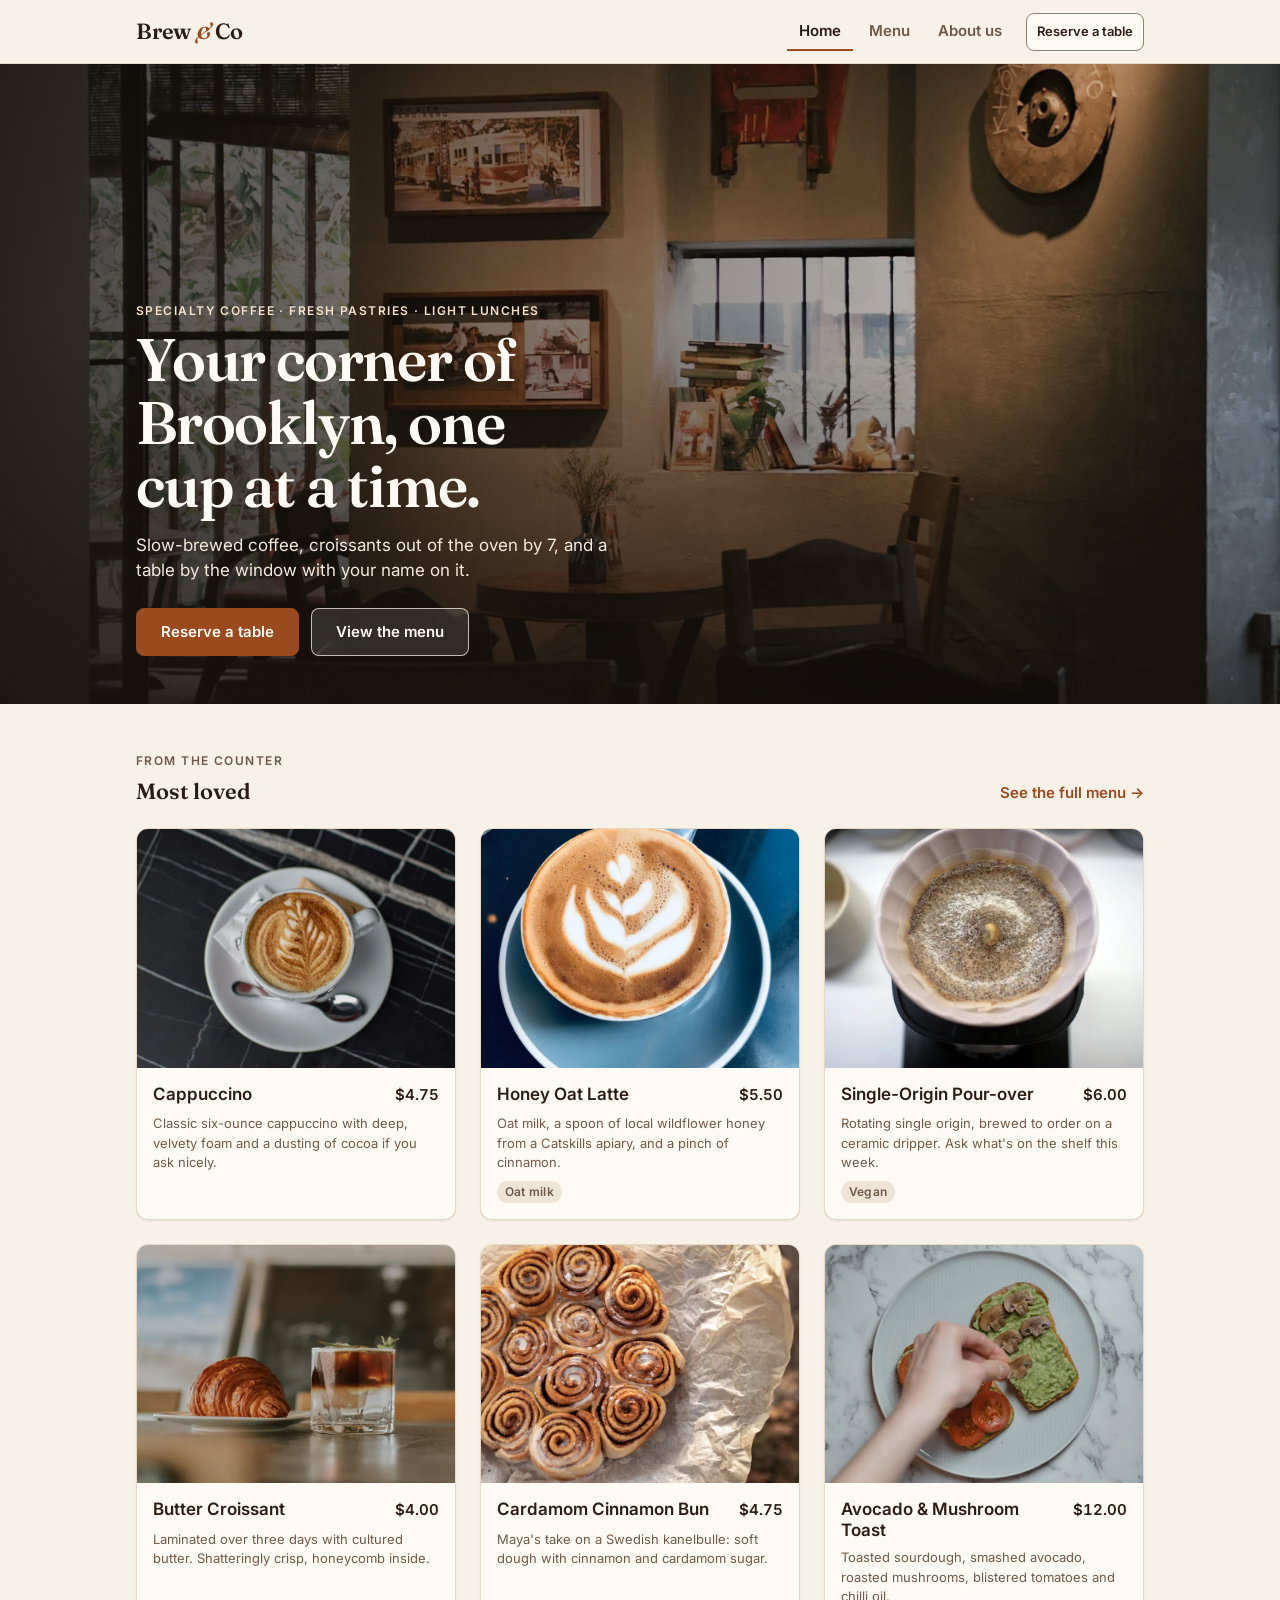
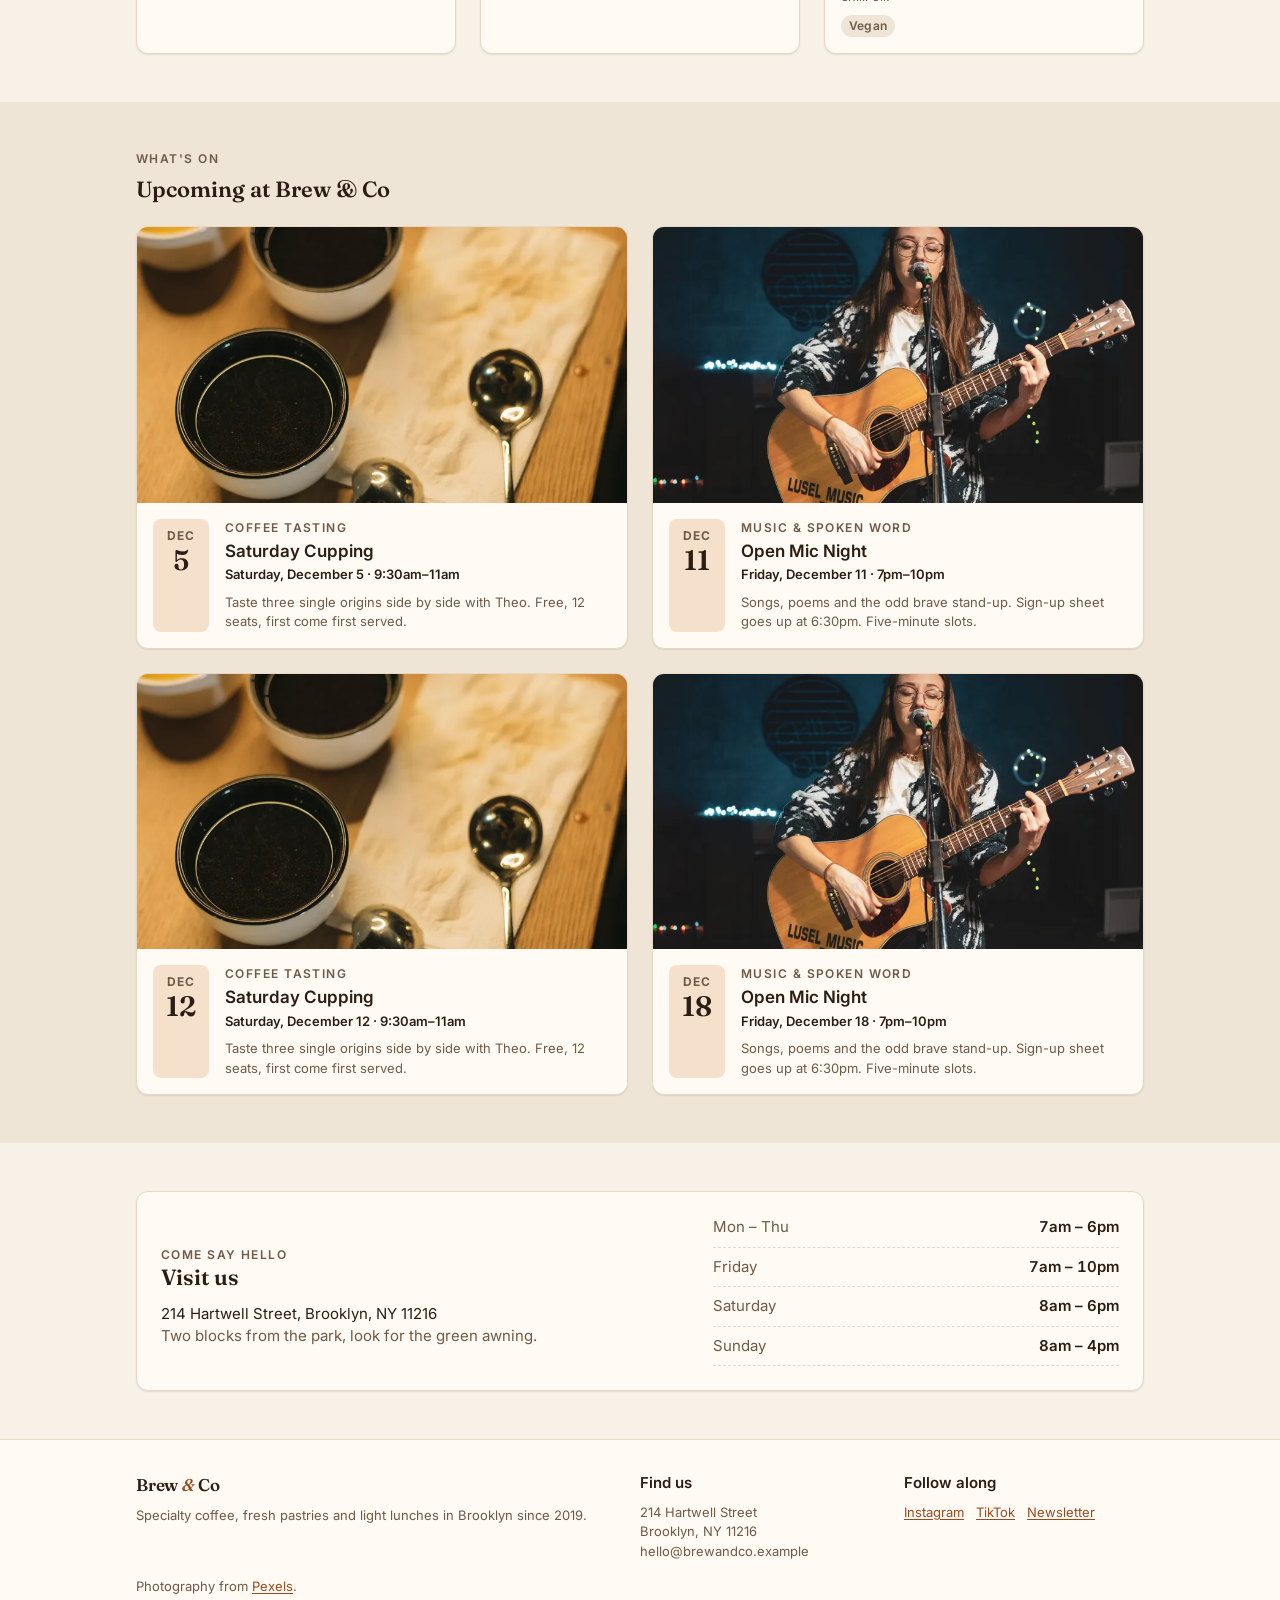
<file: index.html>
<!doctype html>
<html lang="en">
<head>
  <meta charset="utf-8">
  <meta name="viewport" content="width=device-width, initial-scale=1">
  <title>Brew &amp; Co — Specialty coffee in Brooklyn</title>
  <meta name="description" content="Brew & Co is a cosy neighbourhood coffee shop in Brooklyn serving specialty coffee, fresh pastries and light lunches. Open mic Fridays, coffee tastings Saturdays.">
  <link rel="preconnect" href="https://fonts.googleapis.com">
  <link rel="preconnect" href="https://fonts.gstatic.com" crossorigin>
  <link href="https://fonts.googleapis.com/css2?family=Fraunces:opsz,wght@9..144,600&family=Inter:wght@400;500;600;700&display=swap" rel="stylesheet">
  <link rel="stylesheet" href="css/tokens.css">
  <link rel="stylesheet" href="css/components.css">
  <link rel="stylesheet" href="css/site.css">
</head>
<body>
  <a class="skip-link" href="#main">Skip to content</a>

  <header class="site-header">
    <div class="site-header-inner">
      <a class="wordmark" href="index.html">Brew <span>&amp;</span> Co</a>
      <button class="icon-btn nav-toggle" type="button" aria-expanded="false" aria-controls="site-nav">
        <span class="nav-toggle-bars" aria-hidden="true"></span><span class="sr-only">Menu</span>
      </button>
      <nav class="site-nav" id="site-nav" aria-label="Main">
        <a href="index.html" aria-current="page">Home</a>
        <a href="menu.html">Menu</a>
        <a href="about.html">About us</a>
        <button class="btn sm nav-cta" type="button" data-open-reserve>Reserve a table</button>
      </nav>
    </div>
  </header>

  <main id="main" class="site-main">
    <section class="hero">
      <div class="hero-inner">
        <p class="eyebrow">Specialty coffee · Fresh pastries · Light lunches</p>
        <h1>Your corner of Brooklyn, one cup at a time.</h1>
        <p class="hero-lede">Slow-brewed coffee, croissants out of the oven by 7, and a table by the window with your name on it.</p>
        <div class="row hero-actions">
          <button class="btn primary lg" type="button" data-open-reserve>Reserve a table</button>
          <a class="btn lg on-photo" href="menu.html">View the menu</a>
        </div>
      </div>
    </section>

    <section class="section" aria-labelledby="loved-title">
      <div class="section-head">
        <div>
          <p class="eyebrow">From the counter</p>
          <h2 id="loved-title" class="section-title">Most loved</h2>
        </div>
        <a class="see-all" href="menu.html">See the full menu →</a>
      </div>
      <div class="popular-grid" id="popular-grid" aria-live="polite">
        <p class="muted">Loading the menu…</p>
      </div>
    </section>

    <section class="section band" aria-labelledby="events-title">
      <div class="section-head">
        <div>
          <p class="eyebrow">What's on</p>
          <h2 id="events-title" class="section-title">Upcoming at Brew &amp; Co</h2>
        </div>
      </div>
      <div class="events-grid" id="events-grid"></div>
    </section>

    <section class="section visit" aria-labelledby="visit-title">
      <div class="visit-card card">
        <div>
          <p class="eyebrow">Come say hello</p>
          <h2 id="visit-title" class="section-title">Visit us</h2>
          <p>214 Hartwell Street, Brooklyn, NY 11216<br><span class="muted">Two blocks from the park, look for the green awning.</span></p>
        </div>
        <dl class="hours">
          <div><dt>Mon – Thu</dt><dd>7am – 6pm</dd></div>
          <div><dt>Friday</dt><dd>7am – 10pm</dd></div>
          <div><dt>Saturday</dt><dd>8am – 6pm</dd></div>
          <div><dt>Sunday</dt><dd>8am – 4pm</dd></div>
        </dl>
      </div>
    </section>
  </main>

  <footer class="site-footer">
    <div class="site-footer-inner">
      <div>
        <p class="wordmark">Brew <span>&amp;</span> Co</p>
        <p class="muted small">Specialty coffee, fresh pastries and light lunches in Brooklyn since 2019.</p>
      </div>
      <div>
        <p class="footer-title">Find us</p>
        <p class="muted small">214 Hartwell Street<br>Brooklyn, NY 11216<br>hello@brewandco.example</p>
      </div>
      <div>
        <p class="footer-title">Follow along</p>
        <p class="small footer-links"><a href="#">Instagram</a> <a href="#">TikTok</a> <a href="#">Newsletter</a></p>
      </div>
    </div>
    <p class="muted small footer-credit">Photography from <a href="https://www.pexels.com">Pexels</a>.</p>
  </footer>

  <script src="js/site.js"></script>
  <script>BrewCo.renderHome();</script>
</body>
</html>
</file>
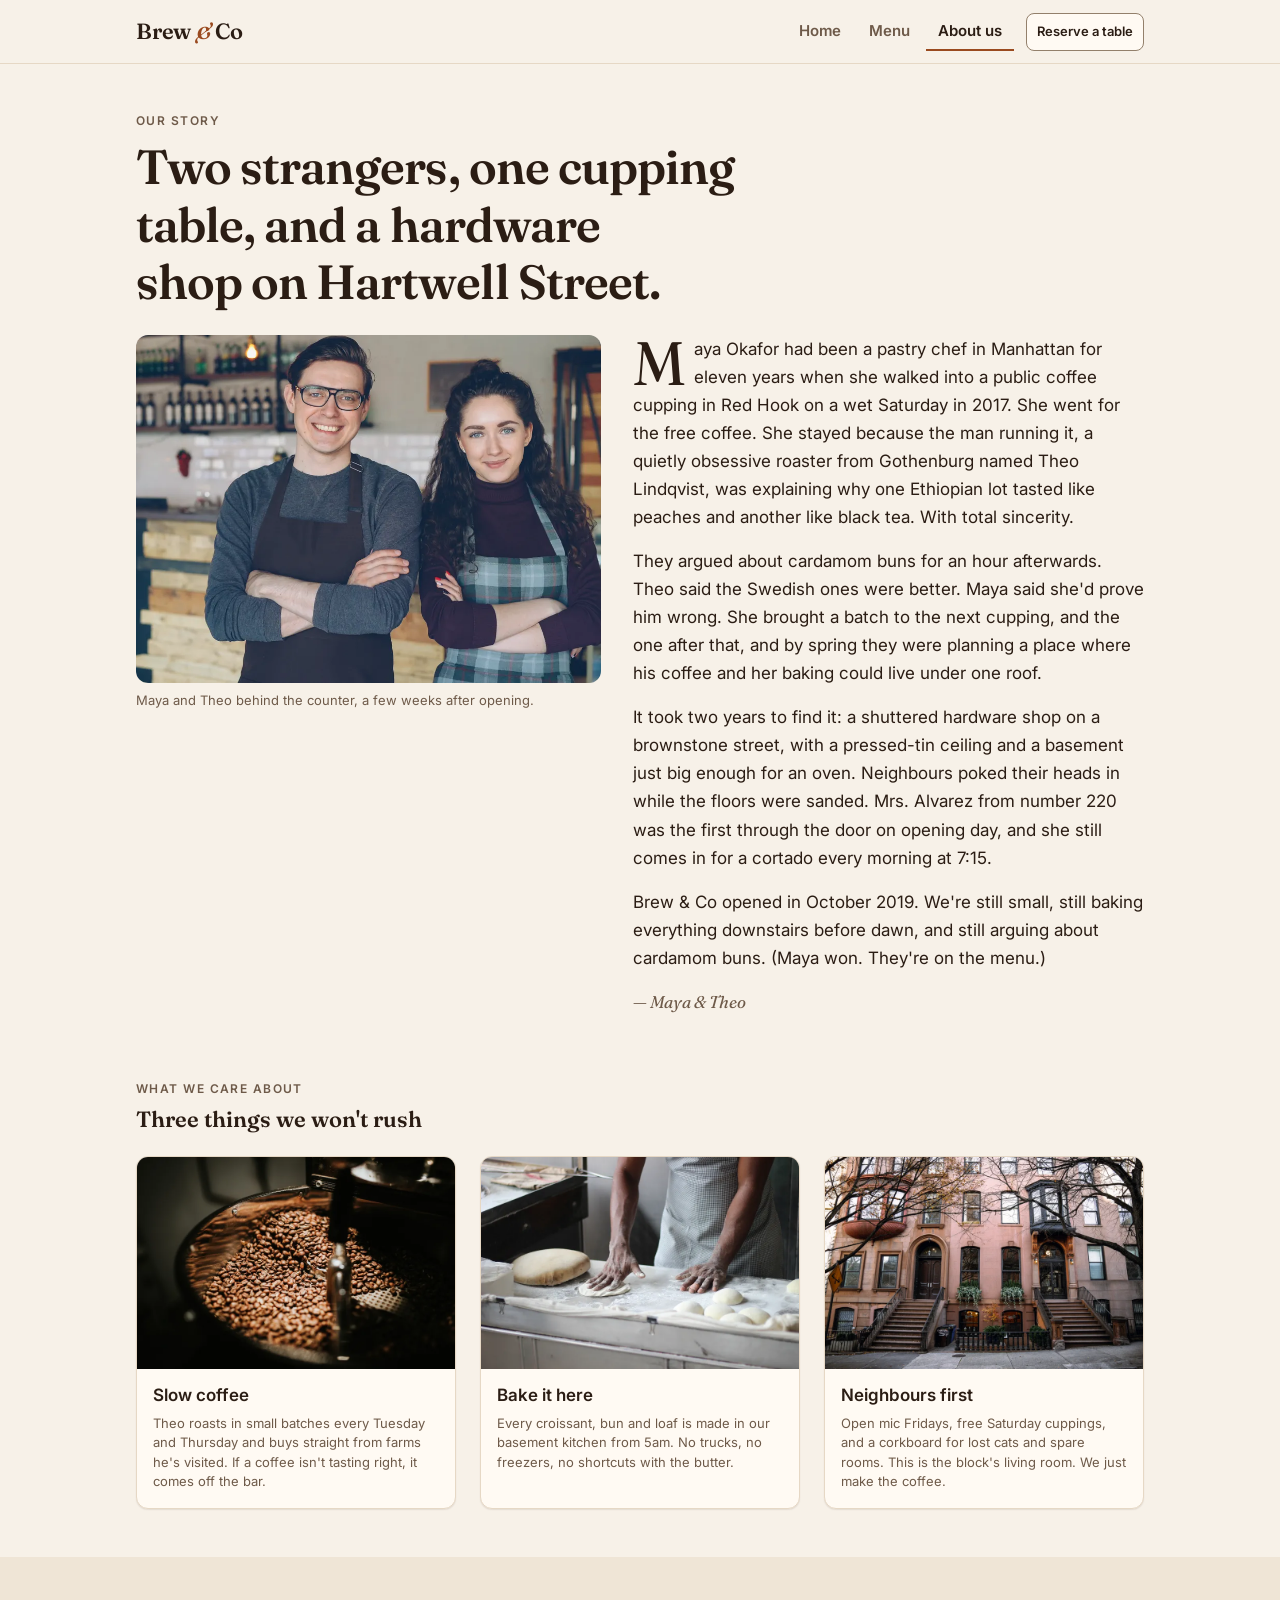
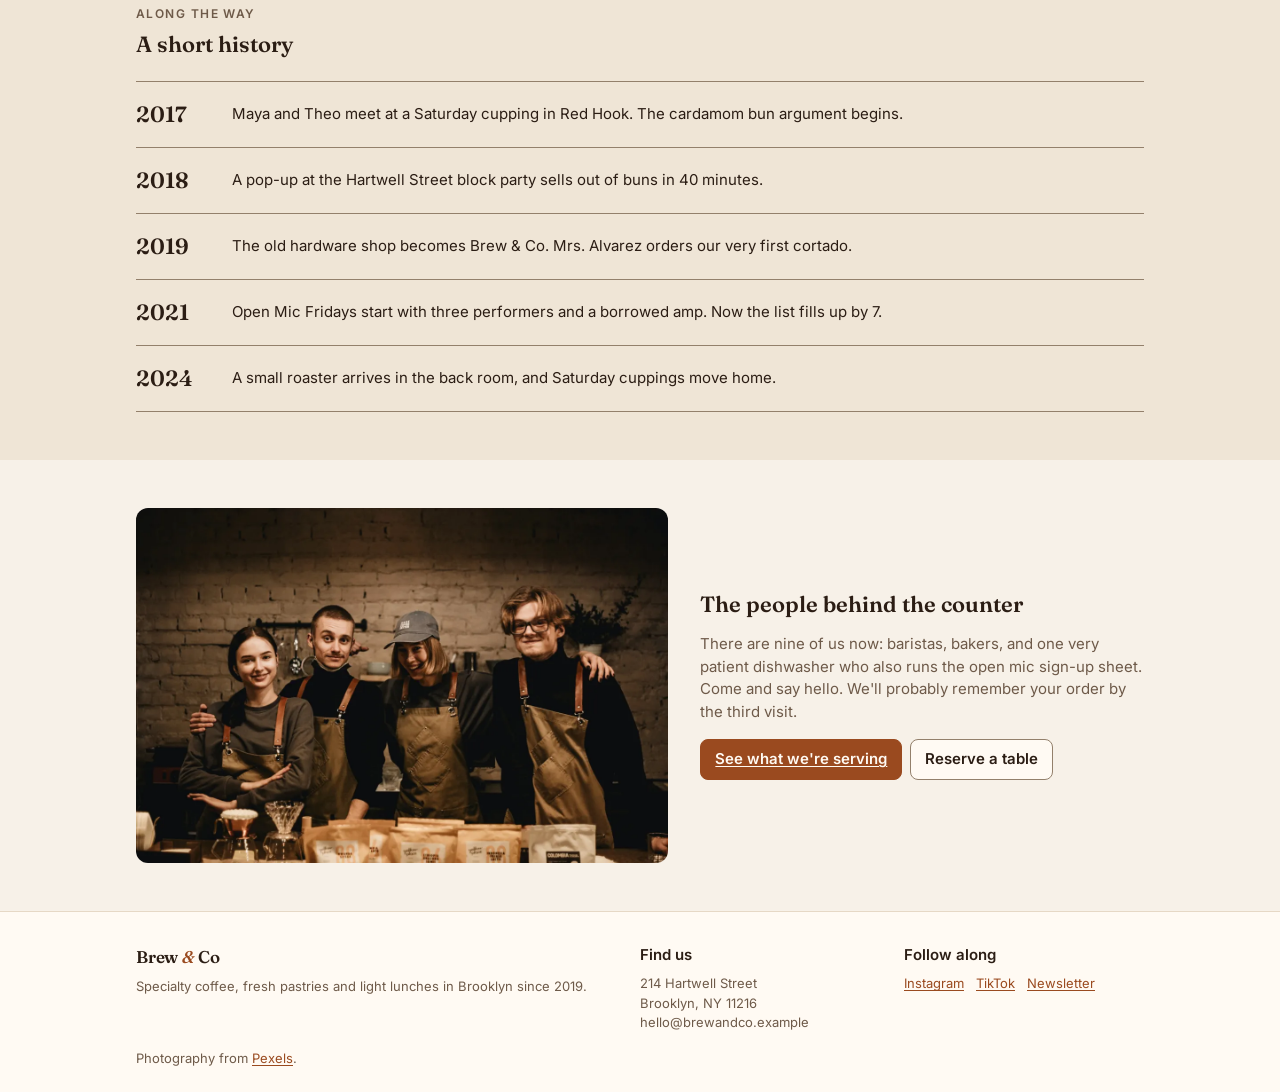
<file: about.html>
<!doctype html>
<html lang="en">
<head>
  <meta charset="utf-8">
  <meta name="viewport" content="width=device-width, initial-scale=1">
  <title>About us — Brew &amp; Co</title>
  <meta name="description" content="How a pastry chef and a Swedish roaster opened a neighbourhood coffee shop in Brooklyn.">
  <link rel="preconnect" href="https://fonts.googleapis.com">
  <link rel="preconnect" href="https://fonts.gstatic.com" crossorigin>
  <link href="https://fonts.googleapis.com/css2?family=Fraunces:opsz,wght@9..144,600&family=Inter:wght@400;500;600;700&display=swap" rel="stylesheet">
  <link rel="stylesheet" href="css/tokens.css">
  <link rel="stylesheet" href="css/components.css">
  <link rel="stylesheet" href="css/site.css">
</head>
<body>
  <a class="skip-link" href="#main">Skip to content</a>

  <header class="site-header">
    <div class="site-header-inner">
      <a class="wordmark" href="index.html">Brew <span>&amp;</span> Co</a>
      <button class="icon-btn nav-toggle" type="button" aria-expanded="false" aria-controls="site-nav">
        <span class="nav-toggle-bars" aria-hidden="true"></span><span class="sr-only">Menu</span>
      </button>
      <nav class="site-nav" id="site-nav" aria-label="Main">
        <a href="index.html">Home</a>
        <a href="menu.html">Menu</a>
        <a href="about.html" aria-current="page">About us</a>
        <button class="btn sm nav-cta" type="button" data-open-reserve>Reserve a table</button>
      </nav>
    </div>
  </header>


  <main id="main" class="site-main">
    <header class="page-hero">
      <p class="eyebrow">Our story</p>
      <h1>Two strangers, one cupping table, and a hardware shop on Hartwell Street.</h1>
    </header>

    <section class="story">
      <figure class="story-photo">
        <img src="public/images/about-founders.webp" alt="Maya and Theo standing behind the counter at Brew &amp; Co, wearing aprons" width="1200" height="675">
        <figcaption class="muted small">Maya and Theo behind the counter, a few weeks after opening.</figcaption>
      </figure>
      <div class="story-text prose">
        <p class="drop">Maya Okafor had been a pastry chef in Manhattan for eleven years when she walked into a public coffee cupping in Red Hook on a wet Saturday in 2017. She went for the free coffee. She stayed because the man running it, a quietly obsessive roaster from Gothenburg named Theo Lindqvist, was explaining why one Ethiopian lot tasted like peaches and another like black tea. With total sincerity.</p>
        <p>They argued about cardamom buns for an hour afterwards. Theo said the Swedish ones were better. Maya said she'd prove him wrong. She brought a batch to the next cupping, and the one after that, and by spring they were planning a place where his coffee and her baking could live under one roof.</p>
        <p>It took two years to find it: a shuttered hardware shop on a brownstone street, with a pressed-tin ceiling and a basement just big enough for an oven. Neighbours poked their heads in while the floors were sanded. Mrs. Alvarez from number 220 was the first through the door on opening day, and she still comes in for a cortado every morning at 7:15.</p>
        <p>Brew &amp; Co opened in October 2019. We're still small, still baking everything downstairs before dawn, and still arguing about cardamom buns. (Maya won. They're on the menu.)</p>
        <p class="signoff">— Maya &amp; Theo</p>
      </div>
    </section>

    <section class="section" aria-labelledby="values-title">
      <p class="eyebrow">What we care about</p>
      <h2 id="values-title" class="section-title">Three things we won't rush</h2>
      <div class="values-grid">
        <article class="card value">
          <img src="public/images/about-roasting.webp" alt="Freshly roasted coffee beans turning in a roaster" loading="lazy" width="800" height="533">
          <h3>Slow coffee</h3>
          <p class="muted small">Theo roasts in small batches every Tuesday and Thursday and buys straight from farms he's visited. If a coffee isn't tasting right, it comes off the bar.</p>
        </article>
        <article class="card value">
          <img src="public/images/about-baking.webp" alt="A baker kneading dough by hand on a floured counter" loading="lazy" width="800" height="533">
          <h3>Bake it here</h3>
          <p class="muted small">Every croissant, bun and loaf is made in our basement kitchen from 5am. No trucks, no freezers, no shortcuts with the butter.</p>
        </article>
        <article class="card value">
          <img src="public/images/about-brownstones.webp" alt="A row of brownstone houses on a leafy Brooklyn street in autumn" loading="lazy" width="800" height="533">
          <h3>Neighbours first</h3>
          <p class="muted small">Open mic Fridays, free Saturday cuppings, and a corkboard for lost cats and spare rooms. This is the block's living room. We just make the coffee.</p>
        </article>
      </div>
    </section>

    <section class="section band" aria-labelledby="timeline-title">
      <p class="eyebrow">Along the way</p>
      <h2 id="timeline-title" class="section-title">A short history</h2>
      <ol class="timeline">
        <li><span class="timeline-year">2017</span><p>Maya and Theo meet at a Saturday cupping in Red Hook. The cardamom bun argument begins.</p></li>
        <li><span class="timeline-year">2018</span><p>A pop-up at the Hartwell Street block party sells out of buns in 40 minutes.</p></li>
        <li><span class="timeline-year">2019</span><p>The old hardware shop becomes Brew &amp; Co. Mrs. Alvarez orders our very first cortado.</p></li>
        <li><span class="timeline-year">2021</span><p>Open Mic Fridays start with three performers and a borrowed amp. Now the list fills up by 7.</p></li>
        <li><span class="timeline-year">2024</span><p>A small roaster arrives in the back room, and Saturday cuppings move home.</p></li>
      </ol>
    </section>

    <section class="section" aria-labelledby="team-title">
      <figure class="team-photo">
        <img src="public/images/about-team.webp" alt="Four smiling Brew &amp; Co team members in aprons inside the café" loading="lazy" width="1200" height="800">
      </figure>
      <div class="team-text">
        <h2 id="team-title" class="section-title">The people behind the counter</h2>
        <p class="muted">There are nine of us now: baristas, bakers, and one very patient dishwasher who also runs the open mic sign-up sheet. Come and say hello. We'll probably remember your order by the third visit.</p>
        <div class="row">
          <a class="btn primary" href="menu.html">See what we're serving</a>
          <button class="btn" type="button" data-open-reserve>Reserve a table</button>
        </div>
      </div>
    </section>
  </main>

  <footer class="site-footer">
    <div class="site-footer-inner">
      <div>
        <p class="wordmark">Brew <span>&amp;</span> Co</p>
        <p class="muted small">Specialty coffee, fresh pastries and light lunches in Brooklyn since 2019.</p>
      </div>
      <div>
        <p class="footer-title">Find us</p>
        <p class="muted small">214 Hartwell Street<br>Brooklyn, NY 11216<br>hello@brewandco.example</p>
      </div>
      <div>
        <p class="footer-title">Follow along</p>
        <p class="small footer-links"><a href="#">Instagram</a> <a href="#">TikTok</a> <a href="#">Newsletter</a></p>
      </div>
    </div>
    <p class="muted small footer-credit">Photography from <a href="https://www.pexels.com">Pexels</a>.</p>
  </footer>

  <script src="js/site.js"></script>
  
</body>
</html>
</file>
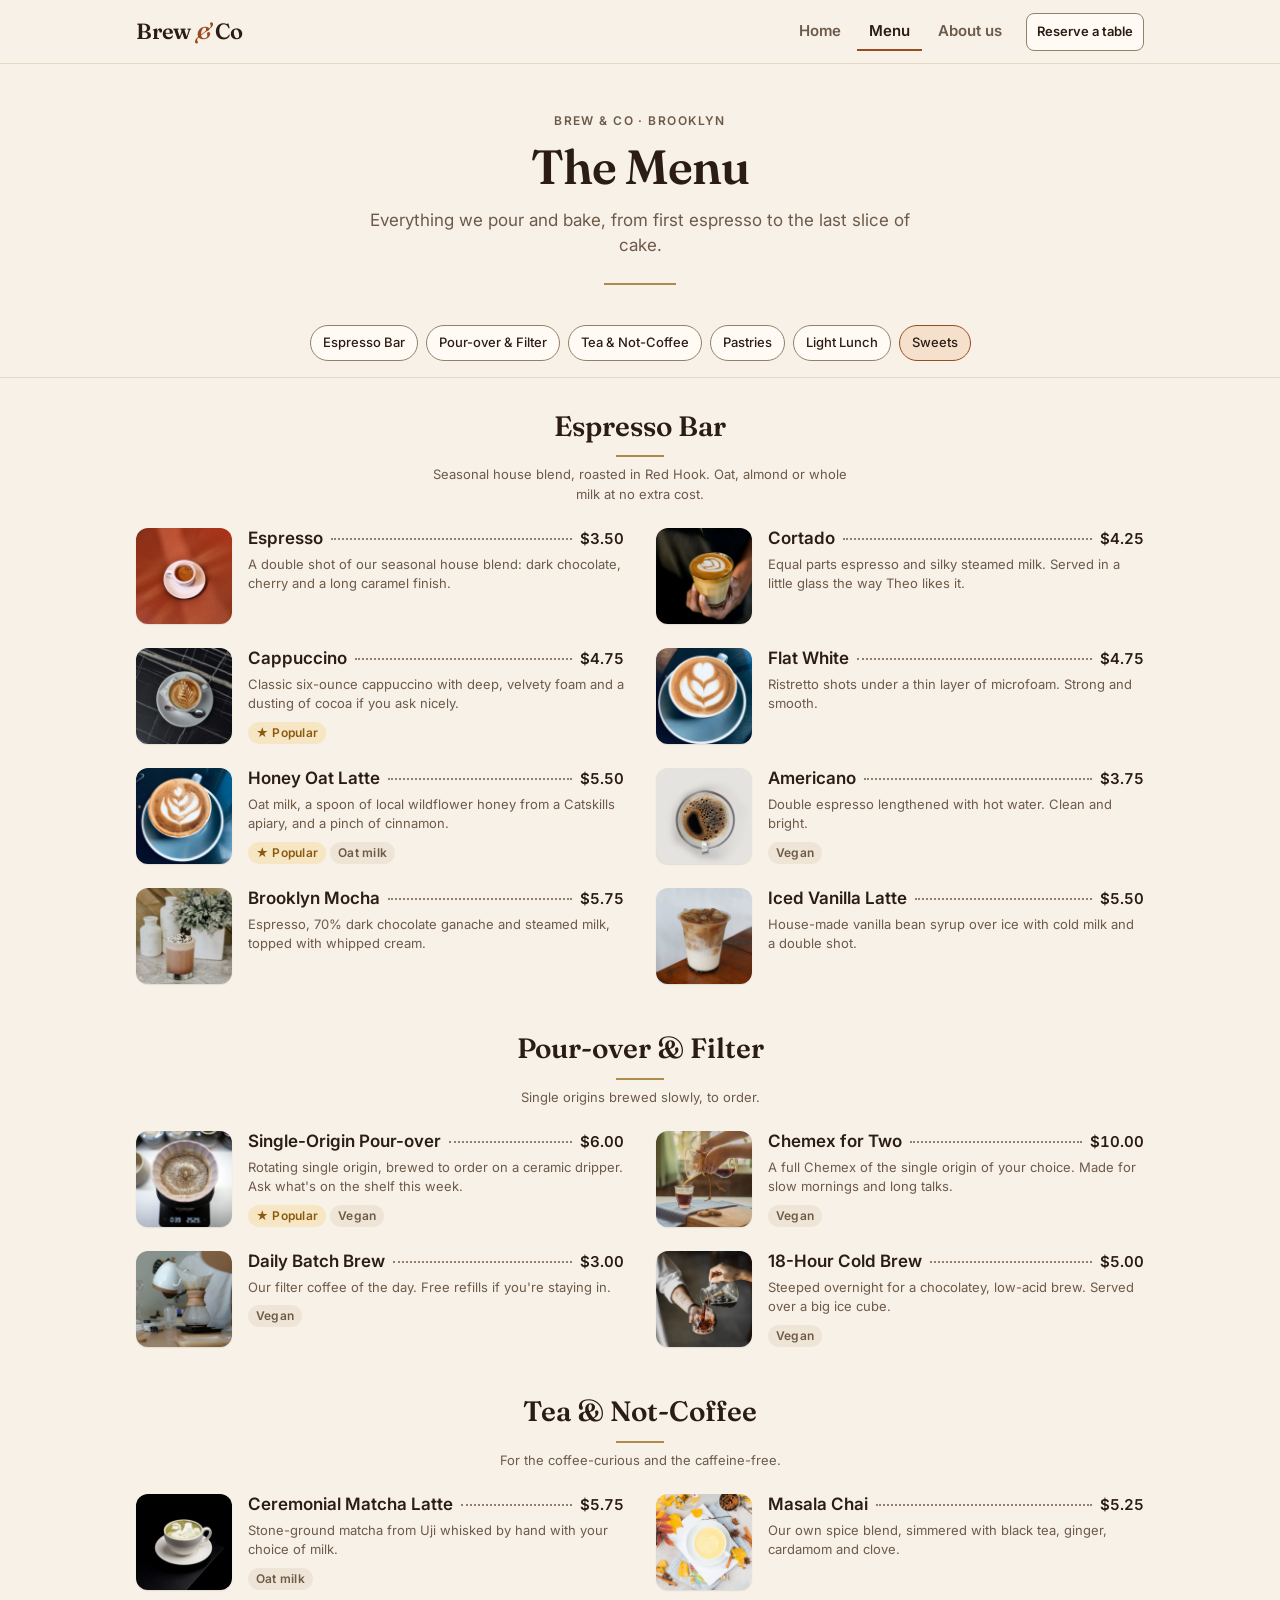
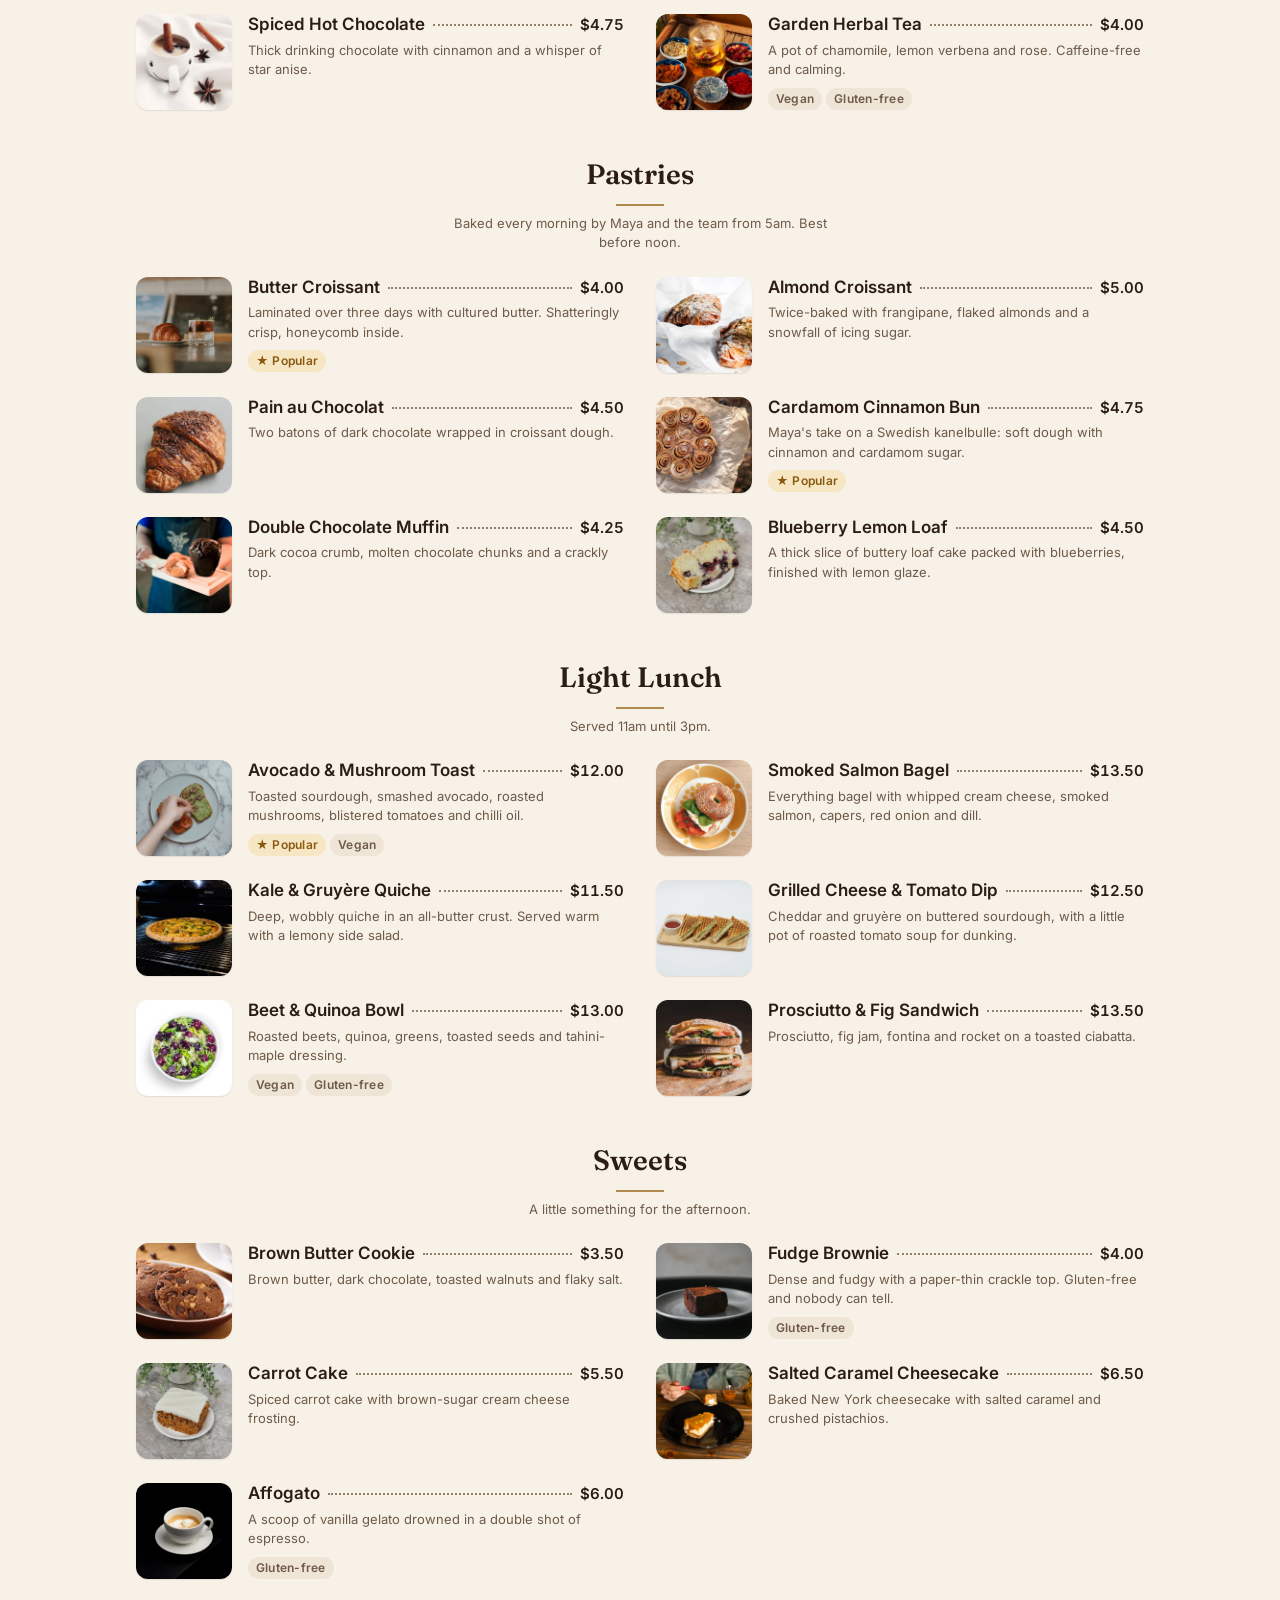
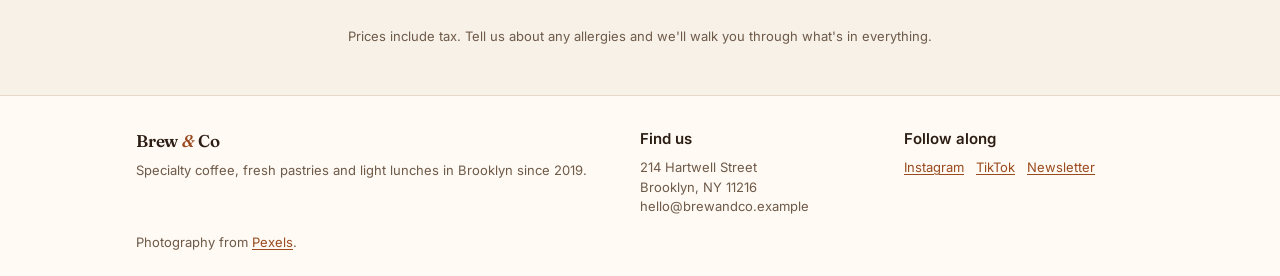
<file: menu.html>
<!doctype html>
<html lang="en">
<head>
  <meta charset="utf-8">
  <meta name="viewport" content="width=device-width, initial-scale=1">
  <title>The Menu — Brew &amp; Co</title>
  <meta name="description" content="Coffee, pastries, light lunch and sweets at Brew & Co, Brooklyn.">
  <link rel="preconnect" href="https://fonts.googleapis.com">
  <link rel="preconnect" href="https://fonts.gstatic.com" crossorigin>
  <link href="https://fonts.googleapis.com/css2?family=Fraunces:opsz,wght@9..144,600&family=Inter:wght@400;500;600;700&display=swap" rel="stylesheet">
  <link rel="stylesheet" href="css/tokens.css">
  <link rel="stylesheet" href="css/components.css">
  <link rel="stylesheet" href="css/site.css">
</head>
<body>
  <a class="skip-link" href="#main">Skip to content</a>

  <header class="site-header">
    <div class="site-header-inner">
      <a class="wordmark" href="index.html">Brew <span>&amp;</span> Co</a>
      <button class="icon-btn nav-toggle" type="button" aria-expanded="false" aria-controls="site-nav">
        <span class="nav-toggle-bars" aria-hidden="true"></span><span class="sr-only">Menu</span>
      </button>
      <nav class="site-nav" id="site-nav" aria-label="Main">
        <a href="index.html">Home</a>
        <a href="menu.html" aria-current="page">Menu</a>
        <a href="about.html">About us</a>
        <button class="btn sm nav-cta" type="button" data-open-reserve>Reserve a table</button>
      </nav>
    </div>
  </header>


  <main id="main" class="site-main">
    <header class="page-hero page-hero--menu">
      <p class="eyebrow">Brew &amp; Co · Brooklyn</p>
      <h1>The Menu</h1>
      <p class="page-lede">Everything we pour and bake, from first espresso to the last slice of cake.</p>
    </header>

    <nav class="menu-chips-bar" aria-label="Menu categories">
      <div class="chips menu-chips" id="menu-chips"></div>
    </nav>

    <div class="menu-board" id="menu-board" aria-live="polite">
      <p class="muted">Loading the menu…</p>
    </div>

    <p class="menu-footnote muted small">Prices include tax. Tell us about any allergies and we'll walk you through what's in everything.</p>
  </main>

  <footer class="site-footer">
    <div class="site-footer-inner">
      <div>
        <p class="wordmark">Brew <span>&amp;</span> Co</p>
        <p class="muted small">Specialty coffee, fresh pastries and light lunches in Brooklyn since 2019.</p>
      </div>
      <div>
        <p class="footer-title">Find us</p>
        <p class="muted small">214 Hartwell Street<br>Brooklyn, NY 11216<br>hello@brewandco.example</p>
      </div>
      <div>
        <p class="footer-title">Follow along</p>
        <p class="small footer-links"><a href="#">Instagram</a> <a href="#">TikTok</a> <a href="#">Newsletter</a></p>
      </div>
    </div>
    <p class="muted small footer-credit">Photography from <a href="https://www.pexels.com">Pexels</a>.</p>
  </footer>

  <script src="js/site.js"></script>
  <script src="js/menu.js"></script>
</body>
</html>
</file>
<file: css/tokens.css>
/*
  Hearth design tokens
  --------------------
  Drop-in replacement for the :root block at the top of each app's styles.css.
  The core names (--bg, --surface, --text, --muted, --border, --accent,
  --accent-text, --track, --good, --warn, --danger, --shadow) are the names the
  four apps already use, so existing rules keep working after the swap.

  Palette source: docs/design/references (latte + croissant, sunlit café,
  espresso bar). Every text/background pair below meets WCAG 2.1 AA (4.5:1);
  see style-guide.md for the measured ratios.
*/

:root {
  /* ---- Colour: surfaces ---- */
  --bg: #f7f1e8;            /* oat — page background */
  --surface: #fffaf3;       /* cream stoneware — cards, inputs, menus */
  --surface-2: #efe5d6;     /* latte foam — hover rows, wells, segmented track */
  --surface-sunk: #f2e9dc;  /* recessed input / code background */

  /* ---- Colour: text ---- */
  --text: #2b1d14;          /* espresso */
  --muted: #6e5a49;         /* cocoa — secondary text, labels, meta */

  /* ---- Colour: lines ---- */
  --border: #e6d8c5;        /* hairline — card and divider borders (decorative) */
  --border-strong: #93806b; /* input and control outlines (3:1 against surface) */

  /* ---- Colour: brand ---- */
  --accent: #9a4a1f;        /* caramel roast — primary actions, selected tab, links */
  --accent-hover: #833c16;
  --accent-text: #fffaf3;   /* text on --accent */
  --accent-soft: #f5e1cb;   /* selected chip, highlight wash */
  --brass: #b08a4a;         /* decorative only (rules, icons, stars) — never body text */
  --walnut: #6b4428;        /* decorative wood tone — header bands, illustration */

  /* ---- Colour: status ---- */
  --good: #4e6b3f;          /* sage leaf — success, done, income */
  --good-soft: #e3ead8;
  --warn: #8a5a10;          /* honey — near a limit */
  --warn-soft: #f6e6c3;
  --danger: #a8321c;        /* paprika — errors, destructive, expense */
  --danger-soft: #f7ddd5;

  /* ---- Colour: data ---- */
  --track: #ece2d4;         /* empty bar, empty heat-map cell, progress track */
  --data-1: #9a4a1f;        /* caramel */
  --data-2: #4e6b3f;        /* sage */
  --data-3: #b08a4a;        /* brass */
  --data-4: #5d6f86;        /* slate (window light) */
  --data-5: #8c5a7a;        /* plum */
  --data-6: #6b4428;        /* walnut */

  /* ---- Typography ---- */
  --font-display: "Fraunces", Georgia, "Times New Roman", serif;
  --font-body: "Inter", system-ui, -apple-system, "Segoe UI", Roboto, sans-serif;
  --font-mono: ui-monospace, "Cascadia Mono", Consolas, monospace;

  --text-xs: 0.75rem;   /* 12px — badges, axis labels */
  --text-sm: 0.8125rem; /* 13px — meta, helper text */
  --text-md: 0.9375rem; /* 15px — body (the apps' existing base size) */
  --text-lg: 1.0625rem; /* 17px — card titles (h2) */
  --text-xl: 1.375rem;  /* 22px — section titles */
  --text-2xl: 1.75rem;  /* 28px — page title (h1), stat values */
  --text-3xl: 2.25rem;  /* 36px — hero numbers */

  --leading-tight: 1.2;
  --leading-body: 1.5;
  --weight-regular: 400;
  --weight-medium: 500;
  --weight-semibold: 600;
  --weight-bold: 700;

  /* ---- Space (4px grid) ---- */
  --space-1: 4px;
  --space-2: 8px;
  --space-3: 12px;
  --space-4: 16px;
  --space-5: 24px;
  --space-6: 32px;
  --space-7: 48px;
  --gutter: 16px;          /* page side padding, required at phone width */
  --content-max: 760px;    /* single-column app width */
  --content-wide: 1040px;  /* grid apps (recipe-book) */

  /* ---- Shape ---- */
  --radius-sm: 8px;        /* buttons, inputs, chips */
  --radius: 12px;          /* cards */
  --radius-lg: 16px;       /* modals, hero panels */
  --radius-pill: 999px;    /* pills, swatches, check circles */

  /* ---- Elevation (warm-tinted, never grey) ---- */
  --shadow: 0 1px 2px rgba(60, 35, 15, 0.06), 0 1px 1px rgba(60, 35, 15, 0.04);
  --shadow-md: 0 4px 12px rgba(60, 35, 15, 0.08);
  --shadow-lg: 0 12px 32px rgba(60, 35, 15, 0.14);
  --focus-ring: 0 0 0 2px var(--surface), 0 0 0 4px var(--accent);

  /* ---- Motion ---- */
  --dur-fast: 120ms;
  --dur: 200ms;
  --dur-slow: 320ms;
  --ease: cubic-bezier(0.2, 0, 0, 1);

  /* ---- Layers ---- */
  --z-sticky: 10;
  --z-toast: 40;
  --z-modal: 50;

  color-scheme: light;
}

/* Evening café: the same room after dark, lit by pendant lamps. */
@media (prefers-color-scheme: dark) {
  :root {
    --bg: #18120d;
    --surface: #221912;
    --surface-2: #2d2219;
    --surface-sunk: #1d150f;

    --text: #f3e9dc;
    --muted: #b9a590;

    --border: #3b2d22;
    --border-strong: #7a6552;

    --accent: #e39a5b;
    --accent-hover: #eeae75;
    --accent-text: #18120d;
    --accent-soft: #3d2615;
    --brass: #c9a466;
    --walnut: #8a5f3e;

    --good: #a3c48d;
    --good-soft: #233020;
    --warn: #e6b860;
    --warn-soft: #3a2c12;
    --danger: #f08c75;
    --danger-soft: #3d1d15;

    --track: #33271d;
    --data-1: #e39a5b;
    --data-2: #a3c48d;
    --data-3: #c9a466;
    --data-4: #93a8c4;
    --data-5: #c995b8;
    --data-6: #b98a62;

    --shadow: none;
    --shadow-md: 0 4px 12px rgba(0, 0, 0, 0.35);
    --shadow-lg: 0 12px 32px rgba(0, 0, 0, 0.5);

    color-scheme: dark;
  }
}

@media (prefers-reduced-motion: reduce) {
  :root { --dur-fast: 0ms; --dur: 0ms; --dur-slow: 0ms; }
}

/*
  App-specific aliases. Keep these in the app's own styles.css, under the
  pasted block, so each app keeps its existing variable names:

  habit-tracker   --empty-cell: var(--track);
  budget-tracker  --income: var(--good);  --expense: var(--danger);
  workout-log     --good-bg: var(--good-soft);
  recipe-book     --accent-light: var(--accent-soft);  --hl: var(--warn-soft);
                  --star: var(--brass);
*/
</file>
<file: css/components.css>
/*
  Hearth base components
  ----------------------
  Uses only tokens from tokens.css. Class names match the ones the four apps
  already use (.card, .btn, .tabs/.tab, .field, .chip, .icon-btn, .stat, .bar,
  .empty, .form-error, .segmented ...), so an app can adopt these by pasting
  the blocks it needs over its existing rules. Specs: components.md.
*/

* { box-sizing: border-box; }
[hidden] { display: none !important; }

body {
  margin: 0;
  background: var(--bg);
  color: var(--text);
  font: var(--weight-regular) var(--text-md)/var(--leading-body) var(--font-body);
  -webkit-font-smoothing: antialiased;
}

h1, h2, h3 { margin: 0; line-height: var(--leading-tight); }
h1 {
  font-family: var(--font-display);
  font-size: var(--text-2xl);
  font-weight: 600;
  letter-spacing: -0.01em;
}
h2 { font-size: var(--text-lg); font-weight: var(--weight-semibold); margin-bottom: var(--space-3); }
h3 { font-size: var(--text-md); font-weight: var(--weight-semibold); }
.muted { color: var(--muted); margin: 0; }
.small { font-size: var(--text-sm); }
.num { font-variant-numeric: tabular-nums; }
.sr-only { position: absolute; width: 1px; height: 1px; overflow: hidden; clip: rect(0 0 0 0); white-space: nowrap; }

a { color: var(--accent); text-underline-offset: 2px; }
a:hover { color: var(--accent-hover); }

:where(button, input, select, textarea, a, [tabindex]):focus-visible {
  outline: none;
  box-shadow: var(--focus-ring);
}

/* ---------- Layout ---------- */
.app-header,
main {
  max-width: var(--content-max);
  margin: 0 auto;
  padding: 0 var(--gutter);
}
.app-header {
  display: flex;
  flex-wrap: wrap;
  gap: var(--space-3);
  align-items: center;
  justify-content: space-between;
  padding-top: var(--space-5);
  padding-bottom: var(--space-4);
}
main { padding-bottom: var(--space-7); }
.view { display: grid; gap: var(--space-4); }
.row { display: flex; gap: var(--space-2); flex-wrap: wrap; align-items: center; }

/* ---------- Card ---------- */
.card {
  background: var(--surface);
  border: 1px solid var(--border);
  border-radius: var(--radius);
  padding: var(--space-4);
  box-shadow: var(--shadow);
}
.card.interactive { cursor: pointer; transition: box-shadow var(--dur) var(--ease), transform var(--dur) var(--ease); }
.card.interactive:hover { box-shadow: var(--shadow-md); transform: translateY(-1px); }

/* ---------- Buttons ---------- */
.btn {
  display: inline-flex;
  align-items: center;
  justify-content: center;
  gap: var(--space-2);
  min-height: 38px;
  padding: var(--space-2) 14px;
  border: 1px solid var(--border-strong);
  border-radius: var(--radius-sm);
  background: var(--surface);
  color: var(--text);
  font: inherit;
  font-weight: var(--weight-semibold);
  cursor: pointer;
  transition: background var(--dur-fast) var(--ease), border-color var(--dur-fast) var(--ease);
}
.btn:hover { background: var(--surface-2); }
.btn.primary { background: var(--accent); border-color: var(--accent); color: var(--accent-text); }
.btn.primary:hover { background: var(--accent-hover); border-color: var(--accent-hover); }
.btn.ghost { border-color: transparent; background: transparent; }
.btn.ghost:hover { background: var(--surface-2); }
.btn.danger { color: var(--danger); }
.btn.danger:hover { background: var(--danger-soft); border-color: var(--danger); }
.btn.sm { min-height: 30px; padding: var(--space-1) 10px; font-size: var(--text-sm); }
.btn:disabled, .btn[aria-disabled="true"] { opacity: 0.5; cursor: not-allowed; }

.icon-btn {
  display: inline-grid;
  place-items: center;
  min-width: 32px;
  min-height: 32px;
  padding: 6px 8px;
  border: 0;
  border-radius: var(--radius-sm);
  background: none;
  color: var(--muted);
  font: inherit;
  font-size: var(--text-sm);
  cursor: pointer;
}
.icon-btn:hover { background: var(--surface-2); color: var(--text); }
.icon-btn.danger:hover { background: var(--danger-soft); color: var(--danger); }

.link-btn {
  border: 0; padding: 0; background: none;
  color: var(--accent); font: inherit; font-weight: var(--weight-semibold);
  text-decoration: underline; text-underline-offset: 2px; cursor: pointer;
}

/* ---------- Tabs (top-level view switch) ---------- */
.tabs {
  display: flex;
  gap: 2px;
  padding: 3px;
  background: var(--surface);
  border: 1px solid var(--border);
  border-radius: 10px;
  overflow-x: auto;
}
.tab {
  border: 0;
  background: none;
  color: var(--muted);
  font: inherit;
  font-weight: var(--weight-semibold);
  padding: 6px var(--space-4);
  border-radius: 7px;
  white-space: nowrap;
  cursor: pointer;
}
.tab:hover { color: var(--text); }
.tab[aria-selected="true"] { background: var(--accent); color: var(--accent-text); }

/* ---------- Segmented control (in-form choice) ---------- */
.segmented {
  display: inline-flex;
  padding: 3px;
  background: var(--surface-2);
  border-radius: var(--radius-sm);
}
.segmented button {
  border: 0; background: none; color: var(--muted);
  font: inherit; font-weight: var(--weight-semibold); font-size: var(--text-sm);
  padding: 5px var(--space-3); border-radius: 6px; cursor: pointer;
}
.segmented button[aria-pressed="true"],
.segmented button[aria-checked="true"] { background: var(--surface); color: var(--text); box-shadow: var(--shadow); }

/* ---------- Form fields ---------- */
.field { display: grid; gap: 6px; min-width: 0; }
.field > label, .field-label { font-size: var(--text-sm); font-weight: var(--weight-semibold); color: var(--muted); }
.field-help { font-size: var(--text-sm); color: var(--muted); margin: 0; }
.fields { display: grid; grid-template-columns: repeat(auto-fit, minmax(160px, 1fr)); gap: var(--space-3); }

input[type="text"], input[type="number"], input[type="date"], input[type="search"],
input[type="url"], select, textarea {
  width: 100%;
  min-width: 0;
  min-height: 38px;
  padding: 9px var(--space-3);
  border: 1px solid var(--border-strong);
  border-radius: var(--radius-sm);
  background: var(--surface-sunk);
  color: var(--text);
  font: inherit;
}
textarea { min-height: 96px; resize: vertical; }
input::placeholder, textarea::placeholder { color: var(--muted); opacity: 0.8; }
input:focus-visible, select:focus-visible, textarea:focus-visible { border-color: var(--accent); background: var(--surface); }
[aria-invalid="true"] { border-color: var(--danger) !important; }

.form-error { margin: 0; color: var(--danger); font-size: var(--text-sm); }
.form-error:empty { display: none; }

/* ---------- Chips & tags ---------- */
.chips { display: flex; flex-wrap: wrap; gap: var(--space-2); }
.chip {
  display: inline-flex; align-items: center; gap: 6px;
  padding: 4px var(--space-3);
  border: 1px solid var(--border-strong);
  border-radius: var(--radius-pill);
  background: var(--surface);
  color: var(--text);
  font: inherit; font-size: var(--text-sm); font-weight: var(--weight-medium);
  cursor: pointer;
}
.chip:hover { background: var(--surface-2); }
.chip[aria-pressed="true"], .chip.active { background: var(--accent-soft); border-color: var(--accent); color: var(--text); }

.tag {
  display: inline-block;
  padding: 2px var(--space-2);
  border-radius: var(--radius-pill);
  background: var(--surface-2);
  color: var(--muted);
  font-size: var(--text-xs);
  font-weight: var(--weight-semibold);
  letter-spacing: 0.02em;
}
.tag.good { background: var(--good-soft); color: var(--good); }
.tag.warn { background: var(--warn-soft); color: var(--warn); }
.tag.danger { background: var(--danger-soft); color: var(--danger); }

/* ---------- Colour swatch picker ---------- */
.color-picker { display: flex; gap: 6px; }
.swatch {
  width: 24px; height: 24px; padding: 0;
  border-radius: var(--radius-pill);
  border: 2px solid var(--surface);
  box-shadow: 0 0 0 1px var(--border);
  cursor: pointer;
}
.swatch[aria-checked="true"] { box-shadow: 0 0 0 2px var(--text); }

/* ---------- Check circle (habit done / set done) ---------- */
.check {
  --c: var(--accent);
  width: 36px; height: 36px;
  display: grid; place-items: center;
  border: 2px solid var(--c);
  border-radius: var(--radius-pill);
  background: transparent;
  color: var(--accent-text);
  font-size: 18px; font-weight: var(--weight-bold);
  cursor: pointer;
  transition: background var(--dur-fast) var(--ease), transform var(--dur-fast) var(--ease);
}
.check:active { transform: scale(0.94); }
.check.done { background: var(--c); }

/* ---------- List rows ---------- */
.list { list-style: none; margin: 0; padding: 0; display: grid; }
.list > li {
  display: grid;
  grid-template-columns: auto 1fr auto;
  gap: var(--space-3);
  align-items: center;
  padding: var(--space-3) 0;
  border-top: 1px solid var(--border);
}
.list > li:first-child { border-top: 0; }
.list .title { font-weight: var(--weight-semibold); word-break: break-word; }
.list .meta { font-size: var(--text-sm); color: var(--muted); }
.amount { font-weight: var(--weight-semibold); font-variant-numeric: tabular-nums; white-space: nowrap; }
.amount.in { color: var(--good); }
.amount.out { color: var(--danger); }

/* ---------- Stats ---------- */
.stats { display: grid; grid-template-columns: repeat(4, 1fr); gap: var(--space-3); }
.stat .value {
  font-family: var(--font-display);
  font-size: var(--text-2xl);
  font-weight: 600;
  line-height: 1.1;
  font-variant-numeric: tabular-nums lining-nums;
}
.stat .label { font-size: var(--text-sm); color: var(--muted); }
.stat .delta { font-size: var(--text-xs); font-weight: var(--weight-semibold); }
.stat .delta.up { color: var(--good); }
.stat .delta.down { color: var(--danger); }

/* ---------- Progress bar ---------- */
.bar { height: 8px; border-radius: var(--radius-pill); background: var(--track); overflow: hidden; }
.bar > span { display: block; height: 100%; border-radius: inherit; background: var(--bar-color, var(--accent)); transition: width var(--dur-slow) var(--ease); }
.bar.warn > span { background: var(--warn); }
.bar.over > span { background: var(--danger); }

/* ---------- Heat map ---------- */
.heatmap { display: grid; grid-template-columns: repeat(30, 1fr); gap: 3px; }
.heatmap .cell { aspect-ratio: 1; border-radius: 3px; background: var(--track); }
.heatmap .cell.done { background: var(--cell-color, var(--good)); }

/* ---------- Notice ---------- */
.notice {
  display: flex; gap: var(--space-3); align-items: flex-start;
  padding: var(--space-3) var(--space-4);
  border-radius: var(--radius-sm);
  border-left: 4px solid var(--accent);
  background: var(--accent-soft);
  font-size: var(--text-sm);
}
.notice.good { border-color: var(--good); background: var(--good-soft); }
.notice.warn { border-color: var(--warn); background: var(--warn-soft); }
.notice.danger { border-color: var(--danger); background: var(--danger-soft); }

/* ---------- Empty state ---------- */
.empty { text-align: center; padding: var(--space-6) var(--space-4); }
.empty .empty-mark { font-size: 28px; margin-bottom: var(--space-2); color: var(--brass); }
.empty p { margin: 0 0 var(--space-1); }
.empty .btn { margin-top: var(--space-3); }

/* ---------- Modal ---------- */
.modal-backdrop {
  position: fixed; inset: 0; z-index: var(--z-modal);
  display: grid; place-items: center;
  padding: var(--gutter);
  background: rgba(24, 18, 13, 0.55);
  animation: fade-in var(--dur) var(--ease);
}
.modal {
  width: min(520px, 100%);
  max-height: calc(100vh - 2 * var(--gutter));
  overflow: auto;
  background: var(--surface);
  border-radius: var(--radius-lg);
  box-shadow: var(--shadow-lg);
  padding: var(--space-5);
  animation: rise-in var(--dur) var(--ease);
}
.modal-actions { display: flex; justify-content: flex-end; gap: var(--space-2); margin-top: var(--space-5); }

/* ---------- Toast ---------- */
.toast {
  position: fixed; left: 50%; bottom: var(--space-5); z-index: var(--z-toast);
  transform: translateX(-50%);
  display: flex; gap: var(--space-3); align-items: center;
  max-width: calc(100vw - 2 * var(--gutter));
  padding: 10px var(--space-4);
  border-radius: var(--radius-sm);
  background: var(--text);
  color: var(--bg);
  box-shadow: var(--shadow-lg);
  font-size: var(--text-sm);
  animation: rise-in var(--dur) var(--ease);
}
.toast .link-btn { color: var(--accent-soft); }

@keyframes fade-in { from { opacity: 0; } }
@keyframes rise-in { from { opacity: 0; transform: translateY(8px); } }
.toast { animation-name: toast-in; }
@keyframes toast-in { from { opacity: 0; transform: translate(-50%, 8px); } }

/* ---------- Phone width ---------- */
@media (max-width: 600px) {
  .stats { grid-template-columns: repeat(2, 1fr); }
  .list > li { grid-template-columns: auto 1fr; }
  .list > li > :last-child:not(:nth-child(2)) { grid-column: 1 / -1; justify-self: end; }
  .heatmap { gap: 2px; }
  .modal { padding: var(--space-4); }
  .modal-actions { flex-direction: column-reverse; }
  .modal-actions .btn { width: 100%; }
}
</file>
<file: css/site.css>
/*
  Brew & Co site styles
  ---------------------
  Page-level layout built on Hearth (tokens.css + components.css).
  Uses tokens only; see docs/design for the system.
*/

/* Site-level sizes the Hearth scale doesn't cover (marketing pages only). */
:root {
  --header-h: 64px;          /* sticky header; the menu chip bar sits under it */
  --chips-h: 61px;           /* sticky menu chip bar */
}

html { scroll-behavior: smooth; scroll-padding-top: calc(var(--header-h) + var(--chips-h) + var(--space-2)); }
@media (prefers-reduced-motion: reduce) { html { scroll-behavior: auto; } }
body { overflow-x: hidden; }
img { max-width: 100%; height: auto; display: block; }

.skip-link {
  position: absolute; left: var(--gutter); top: -48px; z-index: var(--z-modal);
  padding: var(--space-2) var(--space-3);
  border-radius: var(--radius-sm);
  background: var(--accent); color: var(--accent-text);
  font-weight: var(--weight-semibold);
}
.skip-link:focus { top: var(--space-2); }

.eyebrow {
  margin: 0 0 var(--space-2);
  color: var(--muted);
  font-size: var(--text-xs);
  font-weight: var(--weight-semibold);
  letter-spacing: 0.12em;
  text-transform: uppercase;
}
.section-title {
  font-family: var(--font-display);
  font-size: var(--text-xl);
  font-weight: 600;
  margin: 0;
}
.btn.lg { min-height: 48px; padding: var(--space-3) var(--space-5); font-size: var(--text-md); }

/* ---------- Header ---------- */
.site-header {
  position: sticky; top: 0; z-index: var(--z-sticky);
  background: var(--bg);
  border-bottom: 1px solid var(--border);
}
.site-header-inner {
  max-width: var(--content-wide);
  margin: 0 auto;
  min-height: calc(var(--header-h) - 1px); /* 1px bottom border */
  padding: var(--space-2) var(--gutter);
  display: flex; align-items: center; justify-content: space-between; gap: var(--space-4);
}
.wordmark {
  margin: 0;
  font-family: var(--font-display);
  font-size: var(--text-xl);
  font-weight: 600;
  letter-spacing: -0.01em;
  color: var(--text);
  text-decoration: none;
}
.wordmark span { color: var(--accent); font-style: italic; }
a.wordmark:hover { color: var(--text); }

.site-nav { display: flex; align-items: center; gap: var(--space-1); }
.site-nav a {
  padding: var(--space-2) var(--space-3);
  border-radius: var(--radius-sm);
  color: var(--muted);
  font-weight: var(--weight-semibold);
  text-decoration: none;
}
.site-nav a:hover { color: var(--text); background: var(--surface-2); }
.site-nav a[aria-current="page"] { color: var(--text); box-shadow: inset 0 -2px 0 var(--accent); border-radius: 0; }
.site-nav a[aria-current="page"]:focus-visible { box-shadow: inset 0 -2px 0 var(--accent), var(--focus-ring); }
.site-nav .btn { margin-left: var(--space-2); }
.site-nav .nav-cta { min-height: 38px; }

/* Hearth spec: disabled fields at 50% (components.css has no rule for it yet). */
input:disabled, select:disabled, textarea:disabled { opacity: 0.5; cursor: not-allowed; }

.nav-toggle { display: none; min-width: 44px; min-height: 44px; }
.nav-toggle-bars,
.nav-toggle-bars::before,
.nav-toggle-bars::after {
  display: block; width: 20px; height: 2px; border-radius: 2px;
  background: var(--text);
  transition: transform var(--dur) var(--ease), opacity var(--dur) var(--ease);
}
.nav-toggle-bars { position: relative; }
.nav-toggle-bars::before, .nav-toggle-bars::after { content: ""; position: absolute; left: 0; }
.nav-toggle-bars::before { top: -6px; }
.nav-toggle-bars::after { top: 6px; }
.nav-toggle[aria-expanded="true"] .nav-toggle-bars { background: transparent; }
.nav-toggle[aria-expanded="true"] .nav-toggle-bars::before { transform: translateY(6px) rotate(45deg); }
.nav-toggle[aria-expanded="true"] .nav-toggle-bars::after { transform: translateY(-6px) rotate(-45deg); }

/* ---------- Layout ---------- */
.site-main { max-width: none; padding: 0 0 var(--space-7); }
.section,
.page-hero,
.story,
.menu-board,
.menu-chips-bar > .chips,
.menu-footnote {
  max-width: var(--content-wide);
  margin-left: auto; margin-right: auto;
  padding-left: var(--gutter); padding-right: var(--gutter);
}
.section { padding-top: var(--space-7); }
.section.band {
  max-width: none;
  margin-top: var(--space-7);
  padding-bottom: var(--space-7);
  background: var(--surface-2);
}
.section.band > * { max-width: calc(var(--content-wide) - 2 * var(--gutter)); margin-left: auto; margin-right: auto; }
.section-head {
  display: flex; align-items: flex-end; justify-content: space-between; gap: var(--space-4);
  flex-wrap: wrap;
  margin-bottom: var(--space-5);
}
.see-all { font-weight: var(--weight-semibold); text-decoration: none; }
.see-all:hover { text-decoration: underline; }

/* ---------- Hero ---------- */
.hero {
  --hero-img: url("../public/images/hero-cafe-interior.webp"); /* relative to this stylesheet */
  position: relative;
  min-height: min(78vh, 640px);
  display: grid; align-items: end;
  background:
    linear-gradient(90deg, rgba(24, 18, 13, 0.78) 0%, rgba(24, 18, 13, 0.45) 55%, rgba(24, 18, 13, 0.1) 100%),
    linear-gradient(180deg, rgba(43, 29, 20, 0) 40%, rgba(24, 18, 13, 0.6) 100%),
    var(--hero-img) center / cover no-repeat,
    var(--walnut);
  color: #fffaf3; /* always light: sits on the darkened photo in both themes */
}
.hero-inner {
  width: 100%;
  max-width: var(--content-wide);
  margin: 0 auto;
  padding: var(--space-7) var(--gutter);
}
.hero .eyebrow { color: #f5e1cb; }
.hero h1 {
  max-width: 14ch;
  font-size: clamp(2.25rem, 6vw, 3.75rem);
  line-height: 1.05;
  letter-spacing: -0.02em;
  text-wrap: balance;
}
.hero-lede { max-width: 46ch; margin: var(--space-4) 0 var(--space-5); font-size: var(--text-lg); color: #f3e9dc; }
.hero-actions { gap: var(--space-3); }
.btn.on-photo { background: rgba(255, 250, 243, 0.12); border-color: rgba(255, 250, 243, 0.7); color: #fffaf3; text-decoration: none; }
.btn.on-photo:hover { background: rgba(255, 250, 243, 0.24); color: #fffaf3; }

/* ---------- Popular dishes ---------- */
.popular-grid { display: grid; grid-template-columns: repeat(3, 1fr); gap: var(--space-5); }
.dish-card { padding: 0; overflow: hidden; display: flex; flex-direction: column; }
.dish-img { width: 100%; aspect-ratio: 4 / 3; object-fit: cover; background: var(--track); }
.dish-body { padding: var(--space-4); display: grid; gap: var(--space-2); }
.dish-top { display: flex; justify-content: space-between; align-items: baseline; gap: var(--space-3); }
.dish-name { font-size: var(--text-lg); font-weight: 600; }
.dish-price { font-weight: var(--weight-semibold); color: var(--text); white-space: nowrap; }

/* ---------- Events ---------- */
.events-grid { display: grid; grid-template-columns: repeat(2, 1fr); gap: var(--space-5); }
.event-card { padding: 0; overflow: hidden; display: grid; grid-template-rows: auto 1fr; }
.event-img { width: 100%; aspect-ratio: 16 / 9; object-fit: cover; background: var(--track); }
.event-body { display: grid; grid-template-columns: auto 1fr; gap: var(--space-4); padding: var(--space-4); }
.event-date {
  display: grid; justify-items: center; align-content: start;
  min-width: 56px; padding: var(--space-2) var(--space-2);
  border-radius: var(--radius-sm);
  background: var(--accent-soft);
}
.event-month { font-size: var(--text-xs); font-weight: var(--weight-bold); text-transform: uppercase; letter-spacing: 0.08em; color: var(--muted); }
.event-day { font-family: var(--font-display); font-size: var(--text-2xl); font-weight: 600; line-height: 1.1; }
.event-title { font-size: var(--text-lg); font-weight: 600; }
.event-when { margin: var(--space-1) 0 var(--space-2); font-size: var(--text-sm); font-weight: var(--weight-semibold); }
.event-body .eyebrow { margin-bottom: var(--space-1); }

/* ---------- Visit ---------- */
.visit-card { display: grid; grid-template-columns: 1.3fr 1fr; gap: var(--space-5); padding: var(--space-5); align-items: center; }
.visit-card p { margin: var(--space-3) 0 0; }
.hours { margin: 0; display: grid; gap: var(--space-2); }
.hours div { display: flex; justify-content: space-between; gap: var(--space-4); padding-bottom: var(--space-2); border-bottom: 1px dashed var(--border); }
.hours dt { color: var(--muted); }
.hours dd { margin: 0; font-weight: var(--weight-semibold); font-variant-numeric: tabular-nums; }

/* ---------- Footer ---------- */
.site-footer { border-top: 1px solid var(--border); background: var(--surface); }
.site-footer-inner {
  max-width: var(--content-wide); margin: 0 auto;
  padding: var(--space-6) var(--gutter) var(--space-4);
  display: grid; grid-template-columns: 2fr 1fr 1fr; gap: var(--space-5);
}
.site-footer .wordmark { font-size: var(--text-lg); margin-bottom: var(--space-2); }
.footer-title { margin: 0 0 var(--space-2); font-weight: var(--weight-semibold); }
.footer-links { display: flex; flex-wrap: wrap; gap: var(--space-3); margin: 0; }
.footer-credit { max-width: var(--content-wide); margin: 0 auto; padding: 0 var(--gutter) var(--space-5); }

/* ---------- Page hero (menu, about) ---------- */
.page-hero { padding-top: var(--space-7); padding-bottom: var(--space-5); }
.page-hero h1 { font-size: clamp(2rem, 5vw, 3rem); max-width: 22ch; letter-spacing: -0.02em; text-wrap: balance; }
.page-lede { max-width: 52ch; margin: var(--space-3) 0 0; color: var(--muted); font-size: var(--text-lg); }
.page-hero--menu { text-align: center; }
.page-hero--menu h1, .page-hero--menu .page-lede { margin-left: auto; margin-right: auto; }
.page-hero--menu::after {
  content: "";
  display: block; width: 72px; height: 2px; margin: var(--space-5) auto 0;
  background: var(--brass);
}

/* ---------- Menu board ---------- */
.menu-chips-bar {
  position: sticky; top: var(--header-h); z-index: var(--z-sticky);
  padding: var(--space-3) 0;
  background: var(--bg);
  border-bottom: 1px solid var(--border);
}
.menu-chips { flex-wrap: nowrap; overflow-x: auto; padding: var(--space-1); scrollbar-width: none; justify-content: center; }
.menu-chips::-webkit-scrollbar { display: none; }
.menu-chips .chip { white-space: nowrap; text-decoration: none; min-height: 36px; }

.menu-board { display: grid; gap: var(--space-7); padding-top: var(--space-6); }
.menu-section-head { text-align: center; margin-bottom: var(--space-5); }
.menu-cat {
  font-family: var(--font-display);
  font-size: var(--text-2xl);
  font-weight: 600;
  margin: 0 0 var(--space-2);
}
.menu-cat::after {
  content: "";
  display: block; width: 48px; height: 2px; margin: var(--space-3) auto 0;
  background: var(--brass);
}
.menu-section-head p { max-width: 52ch; margin: 0 auto; }

.menu-list {
  list-style: none; margin: 0; padding: 0;
  display: grid; grid-template-columns: 1fr 1fr; column-gap: var(--space-6); row-gap: var(--space-5);
}
.menu-item { display: grid; grid-template-columns: 96px 1fr; gap: var(--space-4); align-items: start; }
.menu-img {
  width: 96px; height: 96px; object-fit: cover;
  border-radius: var(--radius);
  background: var(--track);
  box-shadow: var(--shadow);
}
.menu-text { display: grid; gap: var(--space-1); min-width: 0; }
.menu-line { display: flex; align-items: baseline; gap: var(--space-2); }
.menu-name { font-size: var(--text-lg); font-weight: 600; }
.menu-leader { flex: 1; min-width: var(--space-4); border-bottom: 2px dotted var(--border-strong); transform: translateY(-4px); }
.menu-price { font-weight: var(--weight-semibold); color: var(--text); white-space: nowrap; }
.menu-desc { margin: 0; color: var(--muted); font-size: var(--text-sm); }
.menu-text .row { margin-top: var(--space-1); gap: var(--space-1); }
.menu-footnote { margin-top: var(--space-7); text-align: center; }

/* ---------- About ---------- */
.story { display: grid; grid-template-columns: 1fr 1.1fr; gap: var(--space-6); align-items: start; }
.story-photo { margin: 0; position: sticky; top: 88px; }
.story-photo img { width: 100%; aspect-ratio: 4 / 3; object-fit: cover; border-radius: var(--radius); }
.story-photo figcaption { margin-top: var(--space-2); }
.prose p { margin: 0 0 var(--space-4); font-size: var(--text-lg); line-height: 1.65; max-width: 62ch; }
.prose .drop::first-letter {
  float: left;
  margin: var(--space-1) var(--space-2) 0 0;
  font-family: var(--font-display);
  font-size: 3.6em;
  line-height: 0.8;
  color: var(--text);
}
.signoff { font-family: var(--font-display); font-style: italic; color: var(--muted); }

.values-grid { display: grid; grid-template-columns: repeat(3, 1fr); gap: var(--space-5); margin-top: var(--space-5); }
.value { padding: 0; overflow: hidden; }
.value img { width: 100%; aspect-ratio: 3 / 2; object-fit: cover; background: var(--track); }
.value h3 { font-size: var(--text-lg); font-weight: 600; padding: var(--space-4) var(--space-4) var(--space-2); }
.value p { padding: 0 var(--space-4) var(--space-4); }

.timeline { list-style: none; margin: var(--space-5) auto 0; padding: 0; display: grid; gap: 0; }
.timeline li {
  display: grid; grid-template-columns: 80px 1fr; gap: var(--space-4);
  padding: var(--space-4) 0;
  border-top: 1px solid var(--border-strong);
}
.timeline li:last-child { border-bottom: 1px solid var(--border-strong); }
.timeline-year { font-family: var(--font-display); font-size: var(--text-xl); font-weight: 600; font-variant-numeric: lining-nums; }
.timeline p { margin: 0; align-self: center; }

.section:has(.team-photo) { display: grid; grid-template-columns: 1.2fr 1fr; gap: var(--space-6); align-items: center; }
.team-photo { margin: 0; }
.team-photo img { width: 100%; aspect-ratio: 3 / 2; object-fit: cover; border-radius: var(--radius); }
.team-text { display: grid; gap: var(--space-4); }
.team-text p { margin: 0; }

/* ---------- Reservation dialog ---------- */
.reserve-dialog {
  border: 0;
  color: var(--text);
  padding: var(--space-5);
}
.reserve-dialog::backdrop { background: rgba(24, 18, 13, 0.55); }
.reserve-dialog[open] { animation: rise-in var(--dur) var(--ease); }
.modal-head { display: flex; justify-content: space-between; align-items: center; gap: var(--space-3); margin-bottom: var(--space-2); }
.modal-title { font-size: var(--text-xl); font-weight: 600; margin: 0; }
.reserve-fields { display: grid; gap: var(--space-4); margin-top: var(--space-4); }
.reserve-fields .fields { align-items: start; }
.reserve-done { text-align: center; }
.reserve-done .modal-actions { justify-content: center; }
.done-mark { font-size: 36px; margin: 0 0 var(--space-2); }
.reserve-done p { margin: var(--space-2) 0 0; }

/* ---------- Responsive ---------- */
@media (max-width: 900px) {
  .popular-grid, .values-grid { grid-template-columns: repeat(2, 1fr); }
  .menu-list { grid-template-columns: 1fr; }
  .story { grid-template-columns: 1fr; }
  .story-photo { position: static; }
  .story-photo img { aspect-ratio: 3 / 2; }
  .section:has(.team-photo) { grid-template-columns: 1fr; }
}

@media (max-width: 720px) {
  :root { --header-h: 69px; }
  .nav-toggle { display: inline-grid; }
  .site-nav {
    position: absolute; left: 0; right: 0; top: 100%;
    display: none; flex-direction: column; align-items: stretch; gap: 0;
    padding: var(--space-2) var(--gutter) var(--space-4);
    background: var(--bg);
    border-bottom: 1px solid var(--border);
    box-shadow: var(--shadow-md);
  }
  .site-nav.open { display: flex; }
  .site-nav a { padding: var(--space-3) var(--space-2); }
  .site-nav a[aria-current="page"] { box-shadow: inset 3px 0 0 var(--accent); padding-left: var(--space-3); }
  .site-nav a[aria-current="page"]:focus-visible { box-shadow: inset 3px 0 0 var(--accent), var(--focus-ring); }
  .site-nav .btn { margin: var(--space-2) 0 0; min-height: 44px; }

  .popular-grid, .events-grid, .values-grid { grid-template-columns: 1fr; }
  .visit-card { grid-template-columns: 1fr; padding: var(--space-4); }
  .site-footer-inner { grid-template-columns: 1fr; gap: var(--space-4); }
  .menu-chips { justify-content: flex-start; }
  .hero {
    min-height: 560px;
    background:
      linear-gradient(180deg, rgba(24, 18, 13, 0.45) 0%, rgba(24, 18, 13, 0.7) 50%, rgba(24, 18, 13, 0.88) 100%),
      var(--hero-img) center / cover no-repeat,
      var(--walnut);
  }
  .hero-actions .btn { flex: 1 1 100%; }
  .reserve-dialog { padding: var(--space-4); }
}

@media (max-width: 600px) {
  .menu-item { grid-template-columns: 72px 1fr; gap: var(--space-3); }
  .menu-img { width: 72px; height: 72px; }
  .menu-line { flex-wrap: wrap; }
  .menu-leader { display: none; }
  .menu-price { margin-left: auto; }
  .timeline li { grid-template-columns: 56px 1fr; }
}
</file>
